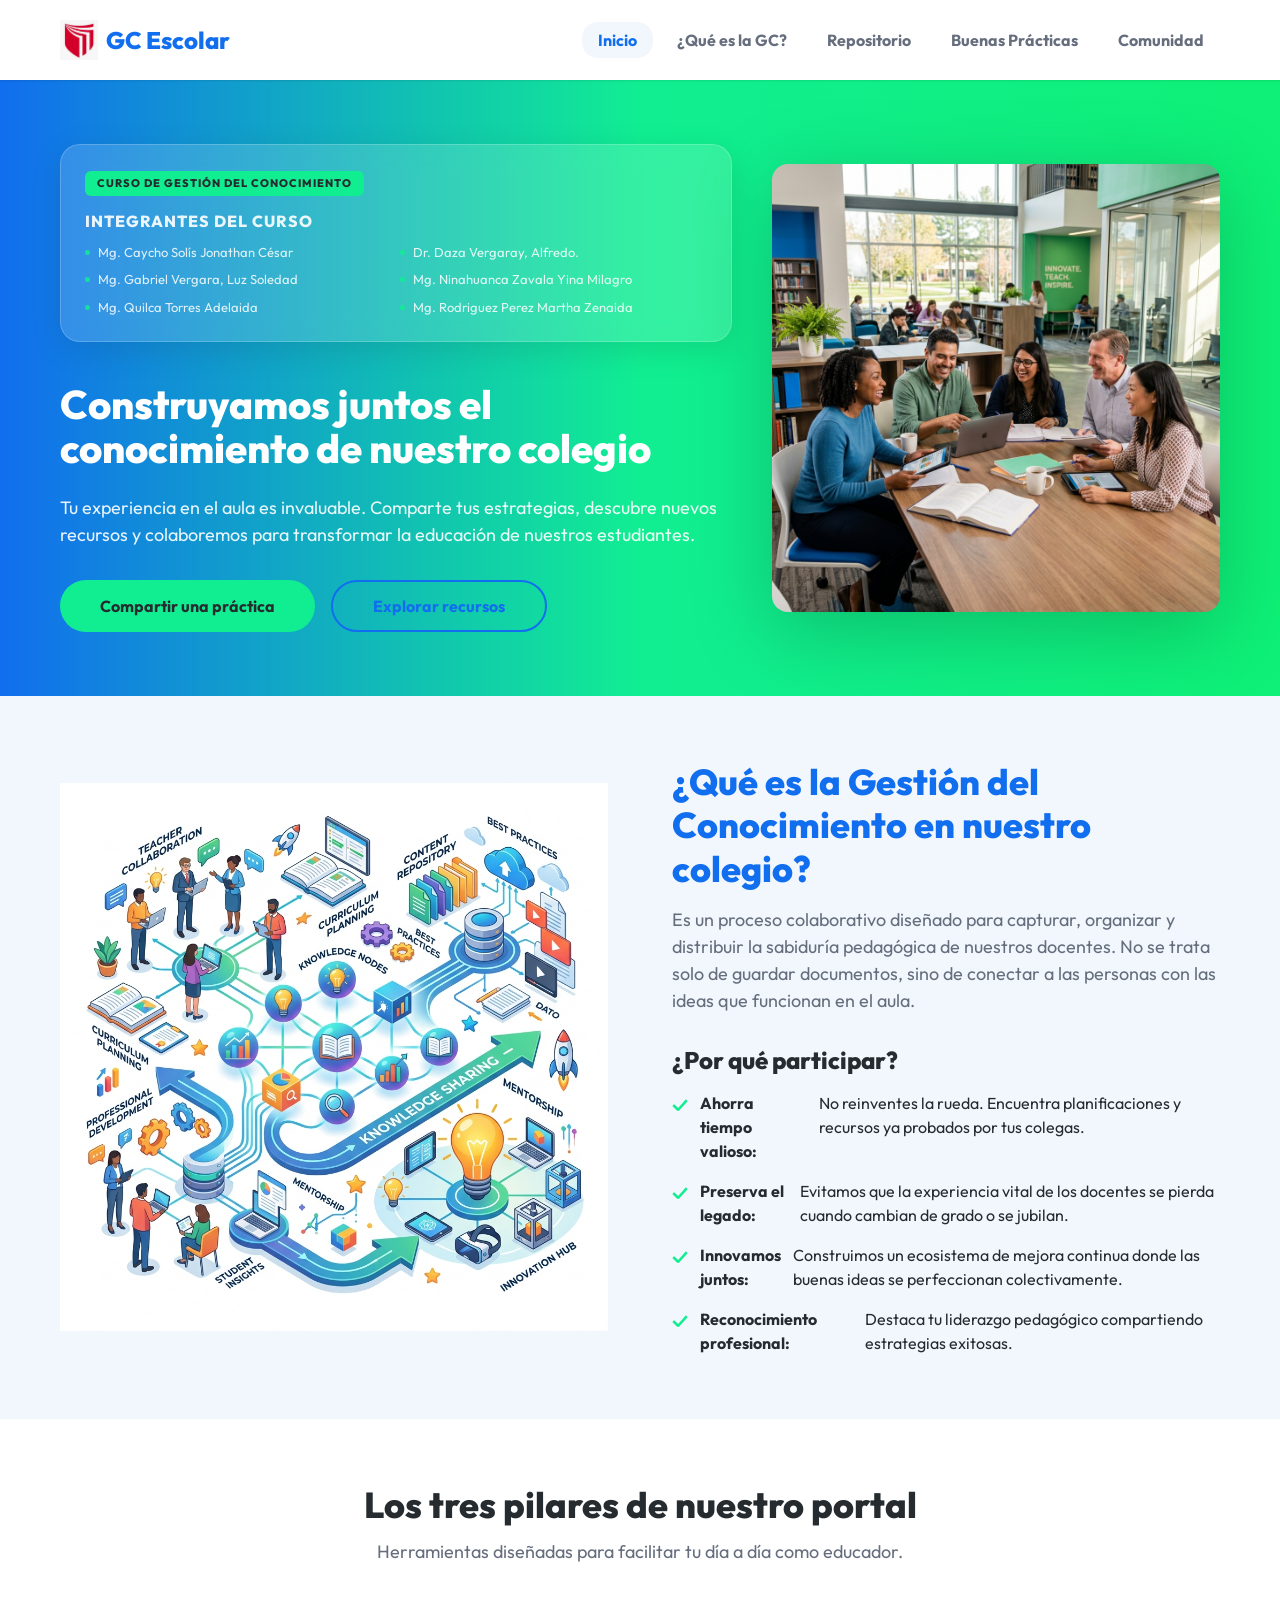
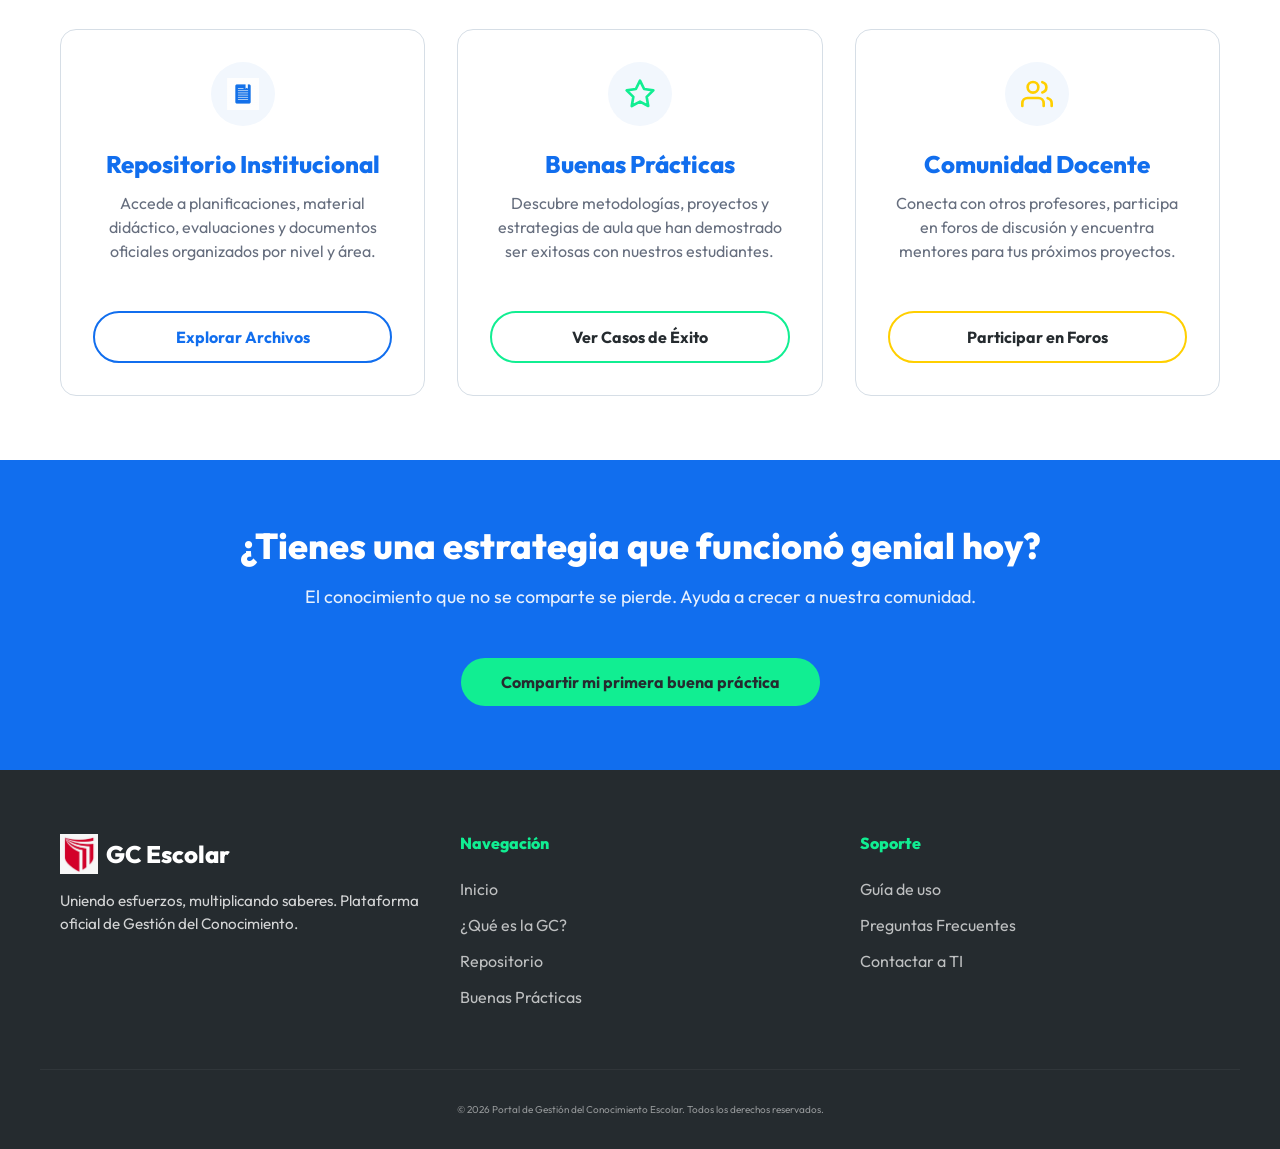
<file: index.html>
<!DOCTYPE html>
<html lang="es">

<head>
  <meta charset="UTF-8">
  <meta name="viewport" content="width=device-width, initial-scale=1.0">
  <title>Portal de Gestión del Conocimiento Escolar</title>
  <meta name="description"
    content="Plataforma institucional para compartir, preservar e innovar el conocimiento docente.">
  <link rel="stylesheet" href="css/style.css">
</head>

<body>

  <!-- Header -->
  <header class="header">
    <div class="container nav">
      <div class="logo">
        <img src="img/logo-colegio.png" alt="Logo Colegio"
          onerror="this.src='[data-uri]'">
        <span>GC Escolar</span>
      </div>
      <nav>
        <ul class="nav-links">
          <li><a href="index.html" class="nav-item active">Inicio</a></li>
          <li><a href="que-es-gc.html" class="nav-item">¿Qué es la GC?</a></li>
          <li><a href="repositorio.html" class="nav-item">Repositorio</a></li>
          <li><a href="practicas.html" class="nav-item">Buenas Prácticas</a></li>
          <li><a href="comunidad.html" class="nav-item">Comunidad</a></li>
        </ul>
      </nav>
    </div>
  </header>

  <!-- Hero Section -->
  <section class="hero">
    <div class="container hero-content">
      <div class="hero-text">
        <div class="course-card">
          <span class="course-label">Curso de Gestión del Conocimiento</span>
          <h2 class="course-title">Integrantes del curso</h2>
          <ul class="course-list">
            <li>Mg. Caycho Solís Jonathan César</li>
            <li>Dr. Daza Vergaray, Alfredo.</li>
            <li>Mg. Gabriel Vergara, Luz Soledad</li>
            <li>Mg. Ninahuanca Zavala Yina Milagro</li>
            <li>Mg. Quilca Torres Adelaida</li>
            <li>Mg. Rodriguez Perez Martha Zenaida</li>
          </ul>
        </div>

        <h1>Construyamos juntos el conocimiento de nuestro colegio</h1>
        <p>Tu experiencia en el aula es invaluable. Comparte tus estrategias, descubre nuevos recursos y colaboremos
          para transformar la educación de nuestros estudiantes.</p>
        <div class="hero-actions">
          <a href="practicas.html" class="btn btn-primary">Compartir una práctica</a>
          <a href="repositorio.html" class="btn btn-outline">Explorar recursos</a>
        </div>
      </div>
      <div class="hero-image">
        <img src="img/hero-banner.png" alt="Docentes colaborando"
          onerror="this.src='[data-uri]'">
      </div>
    </div>
  </section>

  <!-- Sección Informativa (NUEVO) -->
  <section class="section-padding info-section">
    <div class="container info-grid">
      <div class="info-image">
        <img src="img/info-grafico.png" alt="Infografía de Gestión del Conocimiento"
          onerror="this.src='[data-uri]'">
      </div>
      <div class="info-content">
        <h2>¿Qué es la Gestión del Conocimiento en nuestro colegio?</h2>
        <p>Es un proceso colaborativo diseñado para capturar, organizar y distribuir la sabiduría pedagógica de nuestros
          docentes. No se trata solo de guardar documentos, sino de conectar a las personas con las ideas que funcionan
          en el aula.</p>

        <h3 style="margin: 24px 0 16px; font-size: 1.5rem;">¿Por qué participar?</h3>
        <ul class="benefits-list">
          <li><strong>Ahorra tiempo valioso:</strong> No reinventes la rueda. Encuentra planificaciones y recursos ya
            probados por tus colegas.</li>
          <li><strong>Preserva el legado:</strong> Evitamos que la experiencia vital de los docentes se pierda cuando
            cambian de grado o se jubilan.</li>
          <li><strong>Innovamos juntos:</strong> Construimos un ecosistema de mejora continua donde las buenas ideas se
            perfeccionan colectivamente.</li>
          <li><strong>Reconocimiento profesional:</strong> Destaca tu liderazgo pedagógico compartiendo estrategias
            exitosas.</li>
        </ul>
      </div>
    </div>
  </section>

  <!-- Pilares (Cards) -->
  <section class="section-padding">
    <div class="container">
      <div class="pilares-header">
        <h2>Los tres pilares de nuestro portal</h2>
        <p>Herramientas diseñadas para facilitar tu día a día como educador.</p>
      </div>

      <div class="pilares-grid">
        <!-- Tarjeta 1: Repositorio -->
        <a href="repositorio.html" class="card">
          <div class="card-icon">
            <img src="img/icon-document.png" alt="Icono Documento"
              onerror="this.src='[data-uri]'">
          </div>
          <h3>Repositorio Institucional</h3>
          <p>Accede a planificaciones, material didáctico, evaluaciones y documentos oficiales organizados por nivel y
            área.</p>
          <span class="btn btn-outline"
            style="border-color: var(--color-ocean-blue); color: var(--color-ocean-blue); margin-top: 16px;">Explorar
            Archivos</span>
        </a>

        <!-- Tarjeta 2: Buenas Prácticas -->
        <a href="practicas.html" class="card">
          <div class="card-icon">
            <svg xmlns="http://www.w3.org/2000/svg" width="32" height="32" viewBox="0 0 24 24" fill="none"
              stroke="#11ee92" stroke-width="2" stroke-linecap="round" stroke-linejoin="round">
              <polygon
                points="12 2 15.09 8.26 22 9.27 17 14.14 18.18 21.02 12 17.77 5.82 21.02 7 14.14 2 9.27 8.91 8.26 12 2">
              </polygon>
            </svg>
          </div>
          <h3>Buenas Prácticas</h3>
          <p>Descubre metodologías, proyectos y estrategias de aula que han demostrado ser exitosas con nuestros
            estudiantes.</p>
          <span class="btn btn-outline"
            style="border-color: var(--color-spring-green); color: var(--color-text-anthracite); margin-top: 16px;">Ver
            Casos de Éxito</span>
        </a>

        <!-- Tarjeta 3: Comunidad -->
        <a href="comunidad.html" class="card">
          <div class="card-icon">
            <svg xmlns="http://www.w3.org/2000/svg" width="32" height="32" viewBox="0 0 24 24" fill="none"
              stroke="#ffcf00" stroke-width="2" stroke-linecap="round" stroke-linejoin="round">
              <path d="M17 21v-2a4 4 0 0 0-4-4H5a4 4 0 0 0-4 4v2"></path>
              <circle cx="9" cy="7" r="4"></circle>
              <path d="M23 21v-2a4 4 0 0 0-3-3.87"></path>
              <path d="M16 3.13a4 4 0 0 1 0 7.75"></path>
            </svg>
          </div>
          <h3>Comunidad Docente</h3>
          <p>Conecta con otros profesores, participa en foros de discusión y encuentra mentores para tus próximos
            proyectos.</p>
          <span class="btn btn-outline"
            style="border-color: var(--color-mellow-yellow); color: var(--color-text-anthracite); margin-top: 16px;">Participar
            en Foros</span>
        </a>
      </div>
    </div>
  </section>

  <!-- Call to Action (Franja final) -->
  <section class="cta-strip">
    <div class="container">
      <h2>¿Tienes una estrategia que funcionó genial hoy?</h2>
      <p>El conocimiento que no se comparte se pierde. Ayuda a crecer a nuestra comunidad.</p>
      <a href="practicas.html" class="btn btn-primary" style="margin-top: 16px;">Compartir mi primera buena práctica</a>
    </div>
  </section>

  <!-- Footer -->
  <footer class="footer">
    <div class="container footer-content">
      <div class="footer-col">
        <div class="logo" style="color: white; margin-bottom: 16px;">
          <img src="img/logo-colegio.png" alt="Logo" onerror="this.style.display='none'">
          <span style="color: white;">GC Escolar</span>
        </div>
        <p style="opacity: 0.8; font-size: 0.95rem;">Uniendo esfuerzos, multiplicando saberes. Plataforma oficial de
          Gestión del Conocimiento.</p>
      </div>
      <div class="footer-col">
        <h4>Navegación</h4>
        <ul>
          <li><a href="index.html">Inicio</a></li>
          <li><a href="que-es-gc.html">¿Qué es la GC?</a></li>
          <li><a href="repositorio.html">Repositorio</a></li>
          <li><a href="practicas.html">Buenas Prácticas</a></li>
        </ul>
      </div>
      <div class="footer-col">
        <h4>Soporte</h4>
        <ul>
          <li><a href="#">Guía de uso</a></li>
          <li><a href="#">Preguntas Frecuentes</a></li>
          <li><a href="#">Contactar a TI</a></li>
        </ul>
      </div>
    </div>
    <div class="container footer-bottom">
      <p>&copy; 2026 Portal de Gestión del Conocimiento Escolar. Todos los derechos reservados.</p>
    </div>
  </footer>

</body>

</html>
</file>
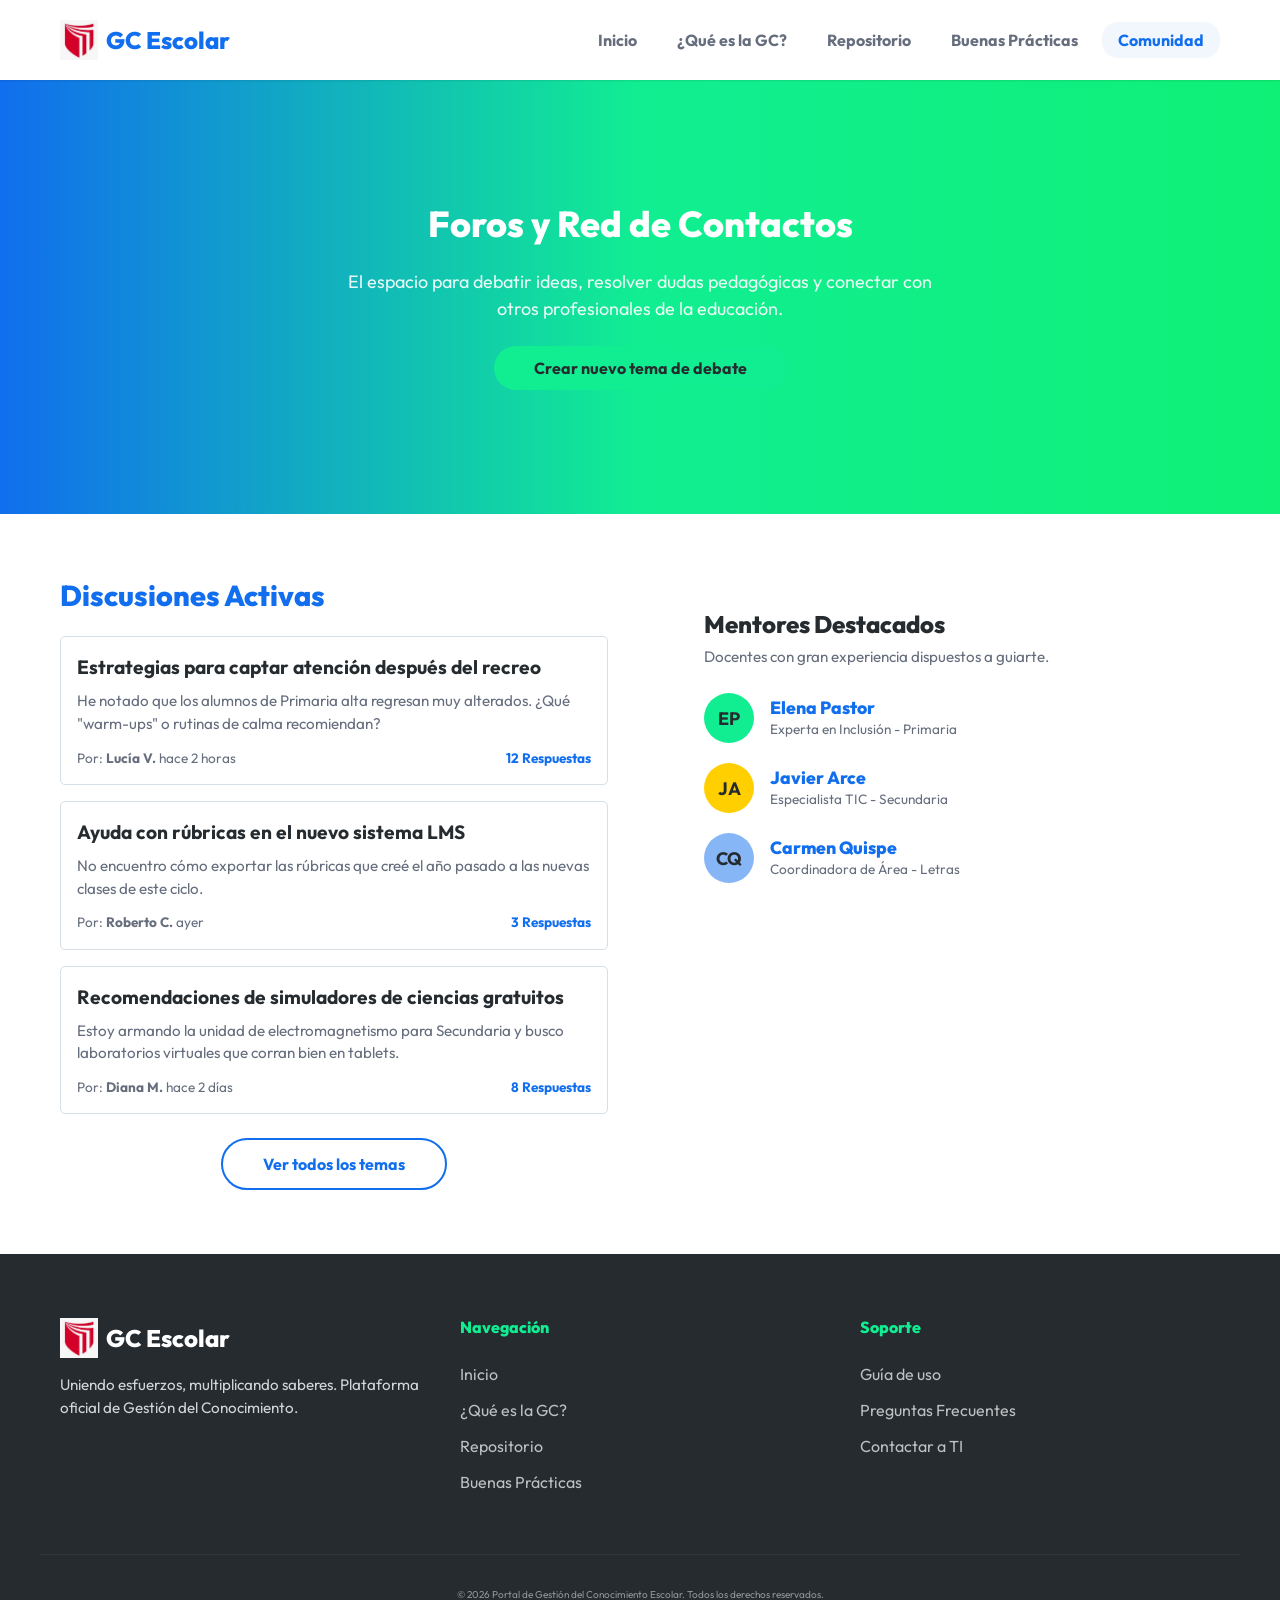
<file: comunidad.html>
<!DOCTYPE html>
<html lang="es">
<head>
  <meta charset="UTF-8">
  <meta name="viewport" content="width=device-width, initial-scale=1.0">
  <title>Comunidad - Portal de Gestión del Conocimiento Escolar</title>
  <link rel="stylesheet" href="css/style.css">
</head>
<body>

  <!-- Header -->
  <header class="header">
    <div class="container nav">
      <div class="logo">
        <img src="img/logo-colegio.png" alt="Logo Colegio" onerror="this.src='[data-uri]'">
        <span>GC Escolar</span>
      </div>
      <nav>
        <ul class="nav-links">
          <li><a href="index.html" class="nav-item">Inicio</a></li>
          <li><a href="que-es-gc.html" class="nav-item">¿Qué es la GC?</a></li>
          <li><a href="repositorio.html" class="nav-item">Repositorio</a></li>
          <li><a href="practicas.html" class="nav-item">Buenas Prácticas</a></li>
          <li><a href="comunidad.html" class="nav-item active">Comunidad</a></li>
        </ul>
      </nav>
    </div>
  </header>

  <!-- Hero Section -->
  <section class="hero" style="min-height: 300px; padding: 60px 0;">
    <div class="container hero-content" style="grid-template-columns: 1fr; text-align: center;">
      <div class="hero-text">
        <h1 style="font-size: var(--text-heading-lg);">Foros y Red de Contactos</h1>
        <p style="max-width: 600px; margin: 0 auto;">El espacio para debatir ideas, resolver dudas pedagógicas y conectar con otros profesionales de la educación.</p>
        <div style="margin-top: var(--spacing-24);">
          <button class="btn btn-primary">Crear nuevo tema de debate</button>
        </div>
      </div>
    </div>
  </section>

  <!-- Contenido -->
  <section class="section-padding">
    <div class="container info-grid" style="align-items: start;">
      
      <!-- Foros Recientes -->
      <div>
        <h2 style="color: var(--color-ocean-blue); margin-bottom: var(--spacing-24); font-size: 1.8rem;">Discusiones Activas</h2>
        
        <div style="display: flex; flex-direction: column; gap: 16px;">
          <!-- Hilo 1 -->
          <div style="padding: 16px; border: 1px solid var(--color-border-fog); border-radius: var(--radius-inputs); transition: box-shadow 0.2s;">
            <a href="#" style="font-size: 1.2rem; font-weight: 700; color: var(--color-text-anthracite); margin-bottom: 8px; display: inline-block;">Estrategias para captar atención después del recreo</a>
            <p style="font-size: 0.95rem; color: var(--color-slate-blue); margin-bottom: 12px;">He notado que los alumnos de Primaria alta regresan muy alterados. ¿Qué "warm-ups" o rutinas de calma recomiendan?</p>
            <div style="display: flex; justify-content: space-between; font-size: 0.85rem; color: var(--color-slate-blue);">
              <span>Por: <strong>Lucía V.</strong> hace 2 horas</span>
              <span style="color: var(--color-ocean-blue); font-weight: bold;">12 Respuestas</span>
            </div>
          </div>

          <!-- Hilo 2 -->
          <div style="padding: 16px; border: 1px solid var(--color-border-fog); border-radius: var(--radius-inputs); transition: box-shadow 0.2s;">
            <a href="#" style="font-size: 1.2rem; font-weight: 700; color: var(--color-text-anthracite); margin-bottom: 8px; display: inline-block;">Ayuda con rúbricas en el nuevo sistema LMS</a>
            <p style="font-size: 0.95rem; color: var(--color-slate-blue); margin-bottom: 12px;">No encuentro cómo exportar las rúbricas que creé el año pasado a las nuevas clases de este ciclo.</p>
            <div style="display: flex; justify-content: space-between; font-size: 0.85rem; color: var(--color-slate-blue);">
              <span>Por: <strong>Roberto C.</strong> ayer</span>
              <span style="color: var(--color-ocean-blue); font-weight: bold;">3 Respuestas</span>
            </div>
          </div>

          <!-- Hilo 3 -->
          <div style="padding: 16px; border: 1px solid var(--color-border-fog); border-radius: var(--radius-inputs); transition: box-shadow 0.2s;">
            <a href="#" style="font-size: 1.2rem; font-weight: 700; color: var(--color-text-anthracite); margin-bottom: 8px; display: inline-block;">Recomendaciones de simuladores de ciencias gratuitos</a>
            <p style="font-size: 0.95rem; color: var(--color-slate-blue); margin-bottom: 12px;">Estoy armando la unidad de electromagnetismo para Secundaria y busco laboratorios virtuales que corran bien en tablets.</p>
            <div style="display: flex; justify-content: space-between; font-size: 0.85rem; color: var(--color-slate-blue);">
              <span>Por: <strong>Diana M.</strong> hace 2 días</span>
              <span style="color: var(--color-ocean-blue); font-weight: bold;">8 Respuestas</span>
            </div>
          </div>
        </div>
        <div style="text-align: center; margin-top: 24px;">
          <a href="#" class="btn btn-outline" style="border-color: var(--color-ocean-blue); color: var(--color-ocean-blue);">Ver todos los temas</a>
        </div>
      </div>

      <!-- Mentores (Sidebar) -->
      <div style="background-color: var(--color-bg-light); padding: var(--spacing-32); border-radius: var(--radius-card);">
        <h3 style="font-size: 1.5rem; margin-bottom: var(--spacing-8); color: var(--color-text-anthracite);">Mentores Destacados</h3>
        <p style="font-size: 0.95rem; color: var(--color-slate-blue); margin-bottom: var(--spacing-24);">Docentes con gran experiencia dispuestos a guiarte.</p>
        
        <div style="display: flex; flex-direction: column; gap: 20px;">
          <!-- Mentor 1 -->
          <div style="display: flex; align-items: center; gap: 16px;">
            <div style="width: 50px; height: 50px; background-color: var(--color-spring-green); color: var(--color-text-anthracite); border-radius: 50%; display: flex; align-items: center; justify-content: center; font-size: 18px; font-weight: bold;">EP</div>
            <div>
              <h4 style="font-size: 1.1rem; color: var(--color-ocean-blue);">Elena Pastor</h4>
              <p style="font-size: 0.85rem; color: var(--color-slate-blue);">Experta en Inclusión - Primaria</p>
            </div>
          </div>
          <!-- Mentor 2 -->
          <div style="display: flex; align-items: center; gap: 16px;">
            <div style="width: 50px; height: 50px; background-color: var(--color-mellow-yellow); color: var(--color-text-anthracite); border-radius: 50%; display: flex; align-items: center; justify-content: center; font-size: 18px; font-weight: bold;">JA</div>
            <div>
              <h4 style="font-size: 1.1rem; color: var(--color-ocean-blue);">Javier Arce</h4>
              <p style="font-size: 0.85rem; color: var(--color-slate-blue);">Especialista TIC - Secundaria</p>
            </div>
          </div>
          <!-- Mentor 3 -->
          <div style="display: flex; align-items: center; gap: 16px;">
            <div style="width: 50px; height: 50px; background-color: var(--color-sky-tint); color: var(--color-text-anthracite); border-radius: 50%; display: flex; align-items: center; justify-content: center; font-size: 18px; font-weight: bold;">CQ</div>
            <div>
              <h4 style="font-size: 1.1rem; color: var(--color-ocean-blue);">Carmen Quispe</h4>
              <p style="font-size: 0.85rem; color: var(--color-slate-blue);">Coordinadora de Área - Letras</p>
            </div>
          </div>
        </div>
      </div>

    </div>
  </section>

  <!-- Footer -->
  <footer class="footer">
    <div class="container footer-content">
      <div class="footer-col">
        <div class="logo" style="color: white; margin-bottom: 16px;">
          <img src="img/logo-colegio.png" alt="Logo" onerror="this.style.display='none'">
          <span style="color: white;">GC Escolar</span>
        </div>
        <p style="opacity: 0.8; font-size: 0.95rem;">Uniendo esfuerzos, multiplicando saberes. Plataforma oficial de Gestión del Conocimiento.</p>
      </div>
      <div class="footer-col">
        <h4>Navegación</h4>
        <ul>
          <li><a href="index.html">Inicio</a></li>
          <li><a href="que-es-gc.html">¿Qué es la GC?</a></li>
          <li><a href="repositorio.html">Repositorio</a></li>
          <li><a href="practicas.html">Buenas Prácticas</a></li>
        </ul>
      </div>
      <div class="footer-col">
        <h4>Soporte</h4>
        <ul>
          <li><a href="#">Guía de uso</a></li>
          <li><a href="#">Preguntas Frecuentes</a></li>
          <li><a href="#">Contactar a TI</a></li>
        </ul>
      </div>
    </div>
    <div class="container footer-bottom">
      <p>&copy; 2026 Portal de Gestión del Conocimiento Escolar. Todos los derechos reservados.</p>
    </div>
  </footer>

</body>
</html>
</file>
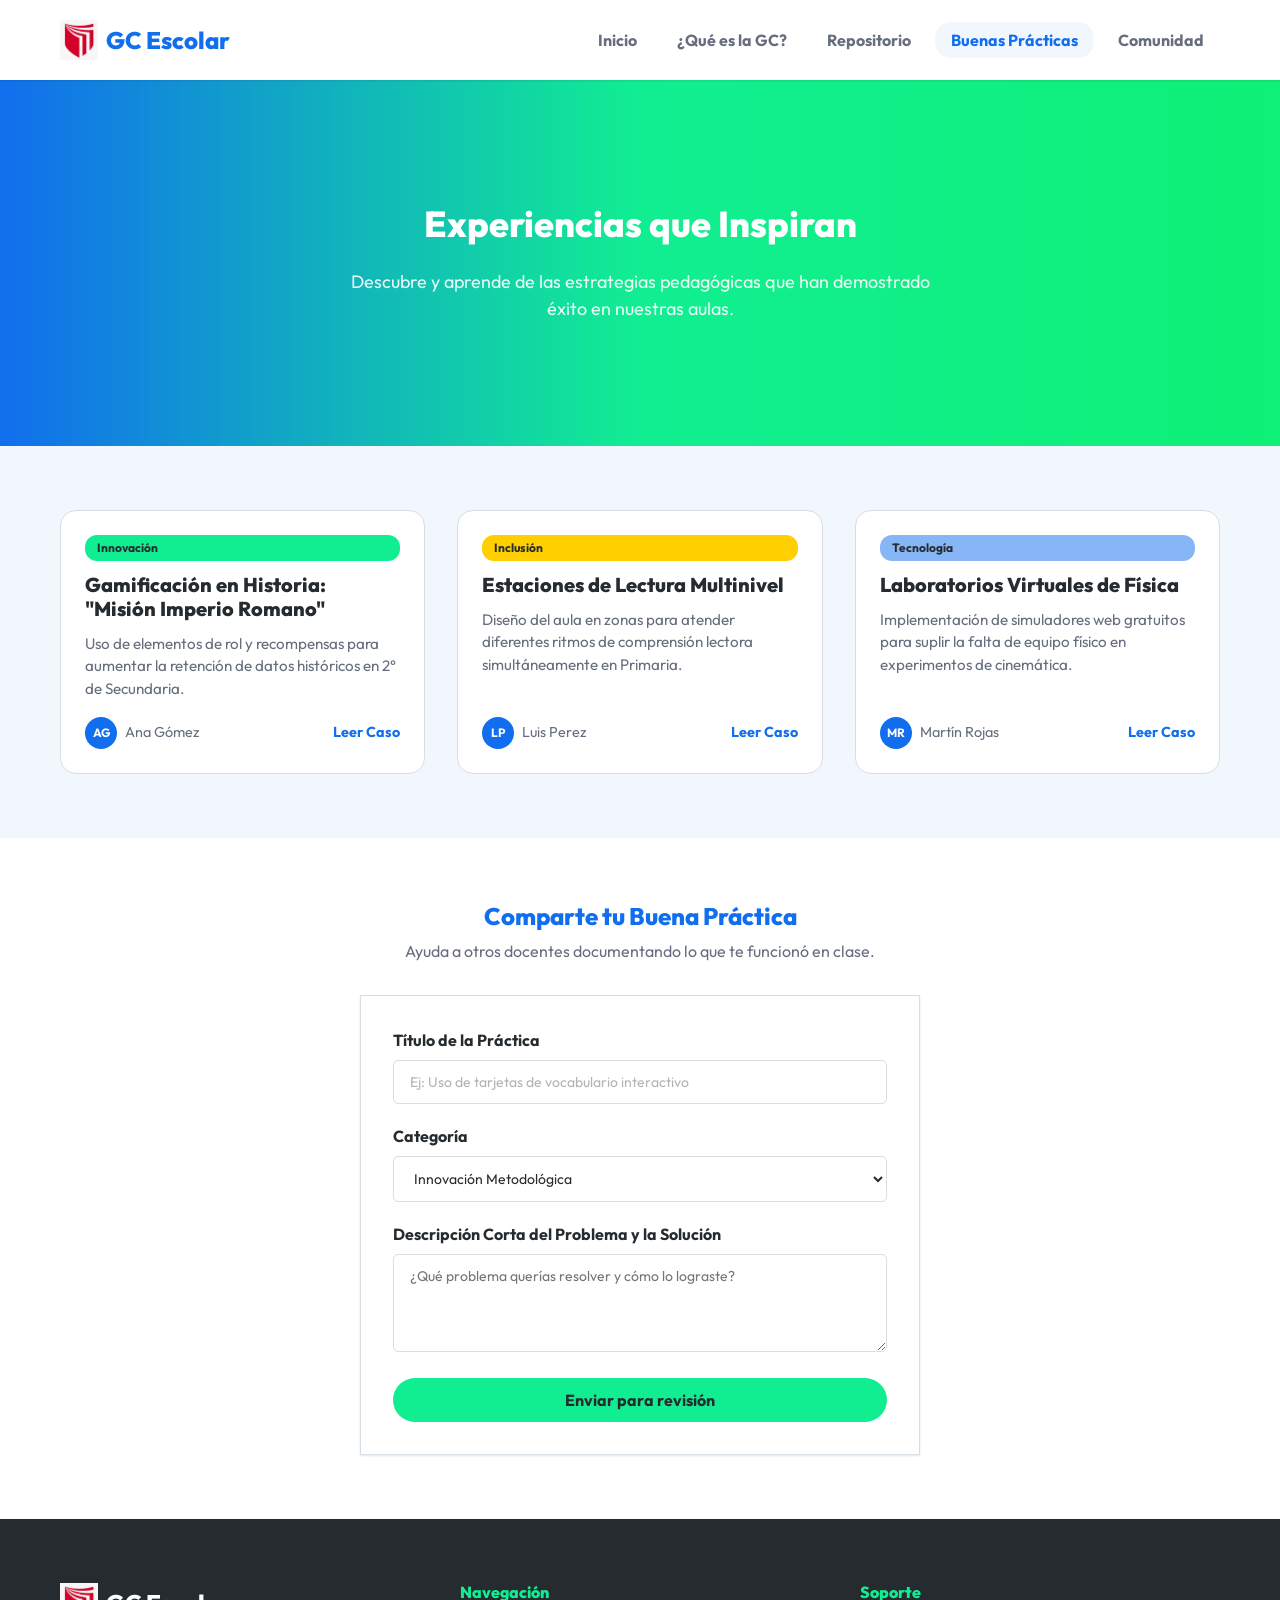
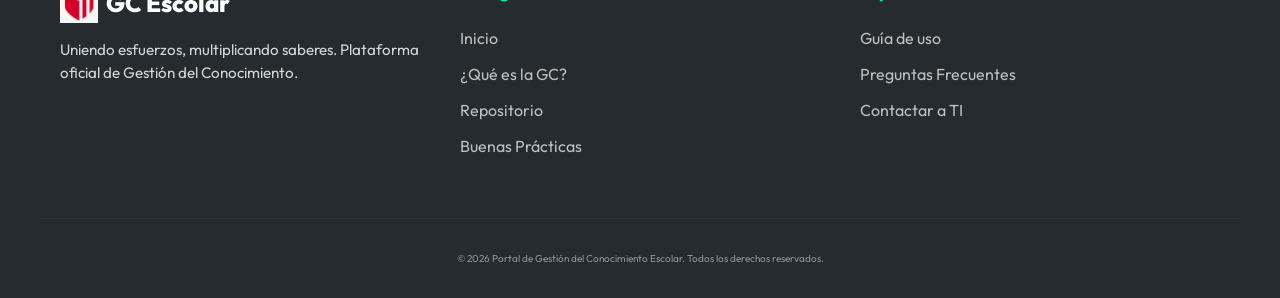
<file: practicas.html>
<!DOCTYPE html>
<html lang="es">
<head>
  <meta charset="UTF-8">
  <meta name="viewport" content="width=device-width, initial-scale=1.0">
  <title>Buenas Prácticas - Portal de Gestión del Conocimiento Escolar</title>
  <link rel="stylesheet" href="css/style.css">
</head>
<body>

  <!-- Header -->
  <header class="header">
    <div class="container nav">
      <div class="logo">
        <img src="img/logo-colegio.png" alt="Logo Colegio" onerror="this.src='[data-uri]'">
        <span>GC Escolar</span>
      </div>
      <nav>
        <ul class="nav-links">
          <li><a href="index.html" class="nav-item">Inicio</a></li>
          <li><a href="que-es-gc.html" class="nav-item">¿Qué es la GC?</a></li>
          <li><a href="repositorio.html" class="nav-item">Repositorio</a></li>
          <li><a href="practicas.html" class="nav-item active">Buenas Prácticas</a></li>
          <li><a href="comunidad.html" class="nav-item">Comunidad</a></li>
        </ul>
      </nav>
    </div>
  </header>

  <!-- Hero Section -->
  <section class="hero" style="min-height: 300px; padding: 60px 0;">
    <div class="container hero-content" style="grid-template-columns: 1fr; text-align: center;">
      <div class="hero-text">
        <h1 style="font-size: var(--text-heading-lg);">Experiencias que Inspiran</h1>
        <p style="max-width: 600px; margin: 0 auto;">Descubre y aprende de las estrategias pedagógicas que han demostrado éxito en nuestras aulas.</p>
      </div>
    </div>
  </section>

  <!-- Grid de Prácticas -->
  <section class="section-padding bg-cloud">
    <div class="container">
      <div class="pilares-grid">
        
        <!-- Práctica 1 -->
        <div class="card" style="text-align: left; padding: var(--spacing-24);">
          <span style="background-color: var(--color-spring-green); color: var(--color-text-anthracite); padding: 4px 12px; border-radius: 12px; font-size: 12px; font-weight: bold; display: inline-block; margin-bottom: 12px;">Innovación</span>
          <h3 style="color: var(--color-text-anthracite); font-size: 1.25rem;">Gamificación en Historia: "Misión Imperio Romano"</h3>
          <p style="font-size: 0.95rem; margin-bottom: 16px;">Uso de elementos de rol y recompensas para aumentar la retención de datos históricos en 2° de Secundaria.</p>
          <div style="display: flex; align-items: center; justify-content: space-between; margin-top: auto;">
            <div style="display: flex; align-items: center; gap: 8px;">
              <div style="width: 32px; height: 32px; background-color: var(--color-ocean-blue); color: white; border-radius: 50%; display: flex; align-items: center; justify-content: center; font-size: 12px; font-weight: bold;">AG</div>
              <span style="font-size: 0.9rem; color: var(--color-slate-blue);">Ana Gómez</span>
            </div>
            <a href="#" style="color: var(--color-ocean-blue); font-weight: bold; font-size: 0.9rem;">Leer Caso</a>
          </div>
        </div>

        <!-- Práctica 2 -->
        <div class="card" style="text-align: left; padding: var(--spacing-24);">
          <span style="background-color: var(--color-mellow-yellow); color: var(--color-text-anthracite); padding: 4px 12px; border-radius: 12px; font-size: 12px; font-weight: bold; display: inline-block; margin-bottom: 12px;">Inclusión</span>
          <h3 style="color: var(--color-text-anthracite); font-size: 1.25rem;">Estaciones de Lectura Multinivel</h3>
          <p style="font-size: 0.95rem; margin-bottom: 16px;">Diseño del aula en zonas para atender diferentes ritmos de comprensión lectora simultáneamente en Primaria.</p>
          <div style="display: flex; align-items: center; justify-content: space-between; margin-top: auto;">
            <div style="display: flex; align-items: center; gap: 8px;">
              <div style="width: 32px; height: 32px; background-color: var(--color-ocean-blue); color: white; border-radius: 50%; display: flex; align-items: center; justify-content: center; font-size: 12px; font-weight: bold;">LP</div>
              <span style="font-size: 0.9rem; color: var(--color-slate-blue);">Luis Perez</span>
            </div>
            <a href="#" style="color: var(--color-ocean-blue); font-weight: bold; font-size: 0.9rem;">Leer Caso</a>
          </div>
        </div>

        <!-- Práctica 3 -->
        <div class="card" style="text-align: left; padding: var(--spacing-24);">
          <span style="background-color: var(--color-sky-tint); color: var(--color-text-anthracite); padding: 4px 12px; border-radius: 12px; font-size: 12px; font-weight: bold; display: inline-block; margin-bottom: 12px;">Tecnología</span>
          <h3 style="color: var(--color-text-anthracite); font-size: 1.25rem;">Laboratorios Virtuales de Física</h3>
          <p style="font-size: 0.95rem; margin-bottom: 16px;">Implementación de simuladores web gratuitos para suplir la falta de equipo físico en experimentos de cinemática.</p>
          <div style="display: flex; align-items: center; justify-content: space-between; margin-top: auto;">
            <div style="display: flex; align-items: center; gap: 8px;">
              <div style="width: 32px; height: 32px; background-color: var(--color-ocean-blue); color: white; border-radius: 50%; display: flex; align-items: center; justify-content: center; font-size: 12px; font-weight: bold;">MR</div>
              <span style="font-size: 0.9rem; color: var(--color-slate-blue);">Martín Rojas</span>
            </div>
            <a href="#" style="color: var(--color-ocean-blue); font-weight: bold; font-size: 0.9rem;">Leer Caso</a>
          </div>
        </div>

      </div>
    </div>
  </section>

  <!-- Formulario Subir Práctica -->
  <section class="section-padding">
    <div class="container" style="max-width: 600px;">
      <h2 style="text-align: center; color: var(--color-ocean-blue); margin-bottom: var(--spacing-8);">Comparte tu Buena Práctica</h2>
      <p style="text-align: center; color: var(--color-slate-blue); margin-bottom: var(--spacing-32);">Ayuda a otros docentes documentando lo que te funcionó en clase.</p>
      
      <form style="background-color: var(--color-pure-white); padding: var(--spacing-32); border-radius: var(--radius-card); border: 1px solid var(--color-border-fog); box-shadow: var(--shadow-subtle);">
        <div class="form-group">
          <label>Título de la Práctica</label>
          <input type="text" placeholder="Ej: Uso de tarjetas de vocabulario interactivo">
        </div>
        
        <div class="form-group">
          <label>Categoría</label>
          <select>
            <option>Innovación Metodológica</option>
            <option>Inclusión / Diversidad</option>
            <option>Uso de Tecnología (TIC)</option>
            <option>Gestión de Aula</option>
          </select>
        </div>

        <div class="form-group">
          <label>Descripción Corta del Problema y la Solución</label>
          <textarea rows="4" placeholder="¿Qué problema querías resolver y cómo lo lograste?"></textarea>
        </div>

        <button type="button" class="btn btn-primary" style="width: 100%;">Enviar para revisión</button>
      </form>
    </div>
  </section>

  <!-- Footer -->
  <footer class="footer">
    <div class="container footer-content">
      <div class="footer-col">
        <div class="logo" style="color: white; margin-bottom: 16px;">
          <img src="img/logo-colegio.png" alt="Logo" onerror="this.style.display='none'">
          <span style="color: white;">GC Escolar</span>
        </div>
        <p style="opacity: 0.8; font-size: 0.95rem;">Uniendo esfuerzos, multiplicando saberes. Plataforma oficial de Gestión del Conocimiento.</p>
      </div>
      <div class="footer-col">
        <h4>Navegación</h4>
        <ul>
          <li><a href="index.html">Inicio</a></li>
          <li><a href="que-es-gc.html">¿Qué es la GC?</a></li>
          <li><a href="repositorio.html">Repositorio</a></li>
          <li><a href="practicas.html">Buenas Prácticas</a></li>
        </ul>
      </div>
      <div class="footer-col">
        <h4>Soporte</h4>
        <ul>
          <li><a href="#">Guía de uso</a></li>
          <li><a href="#">Preguntas Frecuentes</a></li>
          <li><a href="#">Contactar a TI</a></li>
        </ul>
      </div>
    </div>
    <div class="container footer-bottom">
      <p>&copy; 2026 Portal de Gestión del Conocimiento Escolar. Todos los derechos reservados.</p>
    </div>
  </footer>

</body>
</html>
</file>
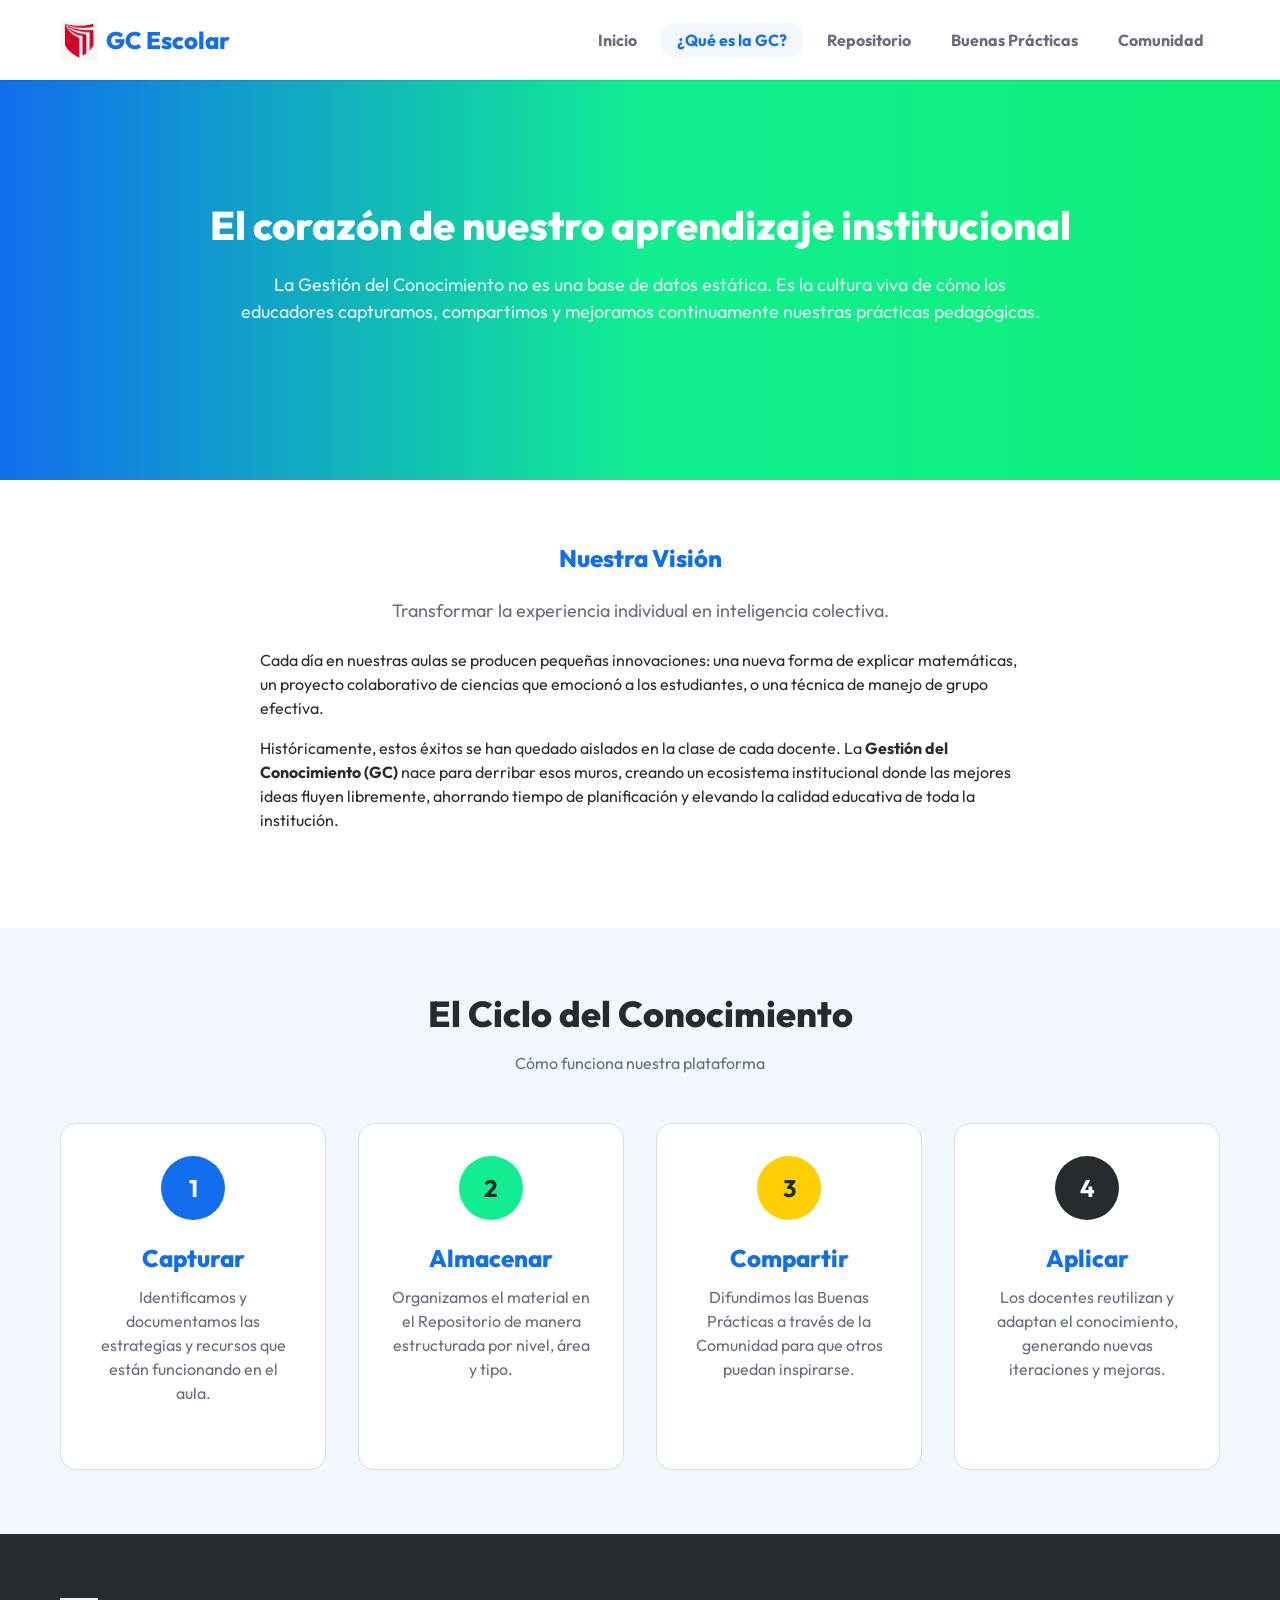
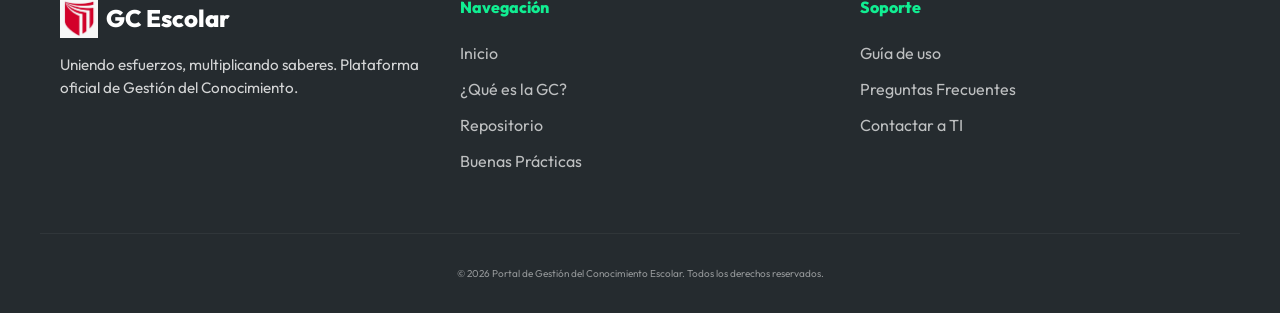
<file: que-es-gc.html>
<!DOCTYPE html>
<html lang="es">
<head>
  <meta charset="UTF-8">
  <meta name="viewport" content="width=device-width, initial-scale=1.0">
  <title>¿Qué es la GC? - Portal de Gestión del Conocimiento Escolar</title>
  <link rel="stylesheet" href="css/style.css">
</head>
<body>

  <!-- Header -->
  <header class="header">
    <div class="container nav">
      <div class="logo">
        <img src="img/logo-colegio.png" alt="Logo Colegio" onerror="this.src='[data-uri]'">
        <span>GC Escolar</span>
      </div>
      <nav>
        <ul class="nav-links">
          <li><a href="index.html" class="nav-item">Inicio</a></li>
          <li><a href="que-es-gc.html" class="nav-item active">¿Qué es la GC?</a></li>
          <li><a href="repositorio.html" class="nav-item">Repositorio</a></li>
          <li><a href="practicas.html" class="nav-item">Buenas Prácticas</a></li>
          <li><a href="comunidad.html" class="nav-item">Comunidad</a></li>
        </ul>
      </nav>
    </div>
  </header>

  <!-- Hero Section -->
  <section class="hero" style="min-height: 400px;">
    <div class="container hero-content" style="grid-template-columns: 1fr; text-align: center;">
      <div class="hero-text">
        <h1 style="font-size: var(--text-display);">El corazón de nuestro aprendizaje institucional</h1>
        <p style="max-width: 800px; margin: 0 auto var(--spacing-32);">La Gestión del Conocimiento no es una base de datos estática. Es la cultura viva de cómo los educadores capturamos, compartimos y mejoramos continuamente nuestras prácticas pedagógicas.</p>
      </div>
    </div>
  </section>

  <!-- Sección Teórica -->
  <section class="section-padding">
    <div class="container" style="max-width: 800px;">
      <h2 style="color: var(--color-ocean-blue); margin-bottom: var(--spacing-24); text-align: center;">Nuestra Visión</h2>
      <p style="font-size: var(--text-subheading); color: var(--color-slate-blue); margin-bottom: var(--spacing-24); text-align: center;">Transformar la experiencia individual en inteligencia colectiva.</p>
      
      <p style="margin-bottom: var(--spacing-16);">Cada día en nuestras aulas se producen pequeñas innovaciones: una nueva forma de explicar matemáticas, un proyecto colaborativo de ciencias que emocionó a los estudiantes, o una técnica de manejo de grupo efectiva.</p>
      
      <p style="margin-bottom: var(--spacing-32);">Históricamente, estos éxitos se han quedado aislados en la clase de cada docente. La <strong>Gestión del Conocimiento (GC)</strong> nace para derribar esos muros, creando un ecosistema institucional donde las mejores ideas fluyen libremente, ahorrando tiempo de planificación y elevando la calidad educativa de toda la institución.</p>
    </div>
  </section>

  <!-- Ciclo del Conocimiento -->
  <section class="section-padding bg-cloud">
    <div class="container">
      <div class="section-title">
        <h2>El Ciclo del Conocimiento</h2>
        <p>Cómo funciona nuestra plataforma</p>
      </div>
      
      <div class="pilares-grid" style="grid-template-columns: repeat(auto-fit, minmax(250px, 1fr));">
        <div class="card">
          <div class="card-icon" style="background-color: var(--color-ocean-blue); color: white; font-size: 24px; font-weight: bold;">1</div>
          <h3>Capturar</h3>
          <p>Identificamos y documentamos las estrategias y recursos que están funcionando en el aula.</p>
        </div>
        <div class="card">
          <div class="card-icon" style="background-color: var(--color-spring-green); color: var(--color-text-anthracite); font-size: 24px; font-weight: bold;">2</div>
          <h3>Almacenar</h3>
          <p>Organizamos el material en el Repositorio de manera estructurada por nivel, área y tipo.</p>
        </div>
        <div class="card">
          <div class="card-icon" style="background-color: var(--color-mellow-yellow); color: var(--color-text-anthracite); font-size: 24px; font-weight: bold;">3</div>
          <h3>Compartir</h3>
          <p>Difundimos las Buenas Prácticas a través de la Comunidad para que otros puedan inspirarse.</p>
        </div>
        <div class="card">
          <div class="card-icon" style="background-color: var(--color-text-anthracite); color: white; font-size: 24px; font-weight: bold;">4</div>
          <h3>Aplicar</h3>
          <p>Los docentes reutilizan y adaptan el conocimiento, generando nuevas iteraciones y mejoras.</p>
        </div>
      </div>
    </div>
  </section>

  <!-- Footer -->
  <footer class="footer">
    <div class="container footer-content">
      <div class="footer-col">
        <div class="logo" style="color: white; margin-bottom: 16px;">
          <img src="img/logo-colegio.png" alt="Logo" onerror="this.style.display='none'">
          <span style="color: white;">GC Escolar</span>
        </div>
        <p style="opacity: 0.8; font-size: 0.95rem;">Uniendo esfuerzos, multiplicando saberes. Plataforma oficial de Gestión del Conocimiento.</p>
      </div>
      <div class="footer-col">
        <h4>Navegación</h4>
        <ul>
          <li><a href="index.html">Inicio</a></li>
          <li><a href="que-es-gc.html">¿Qué es la GC?</a></li>
          <li><a href="repositorio.html">Repositorio</a></li>
          <li><a href="practicas.html">Buenas Prácticas</a></li>
        </ul>
      </div>
      <div class="footer-col">
        <h4>Soporte</h4>
        <ul>
          <li><a href="#">Guía de uso</a></li>
          <li><a href="#">Preguntas Frecuentes</a></li>
          <li><a href="#">Contactar a TI</a></li>
        </ul>
      </div>
    </div>
    <div class="container footer-bottom">
      <p>&copy; 2026 Portal de Gestión del Conocimiento Escolar. Todos los derechos reservados.</p>
    </div>
  </footer>

</body>
</html>
</file>
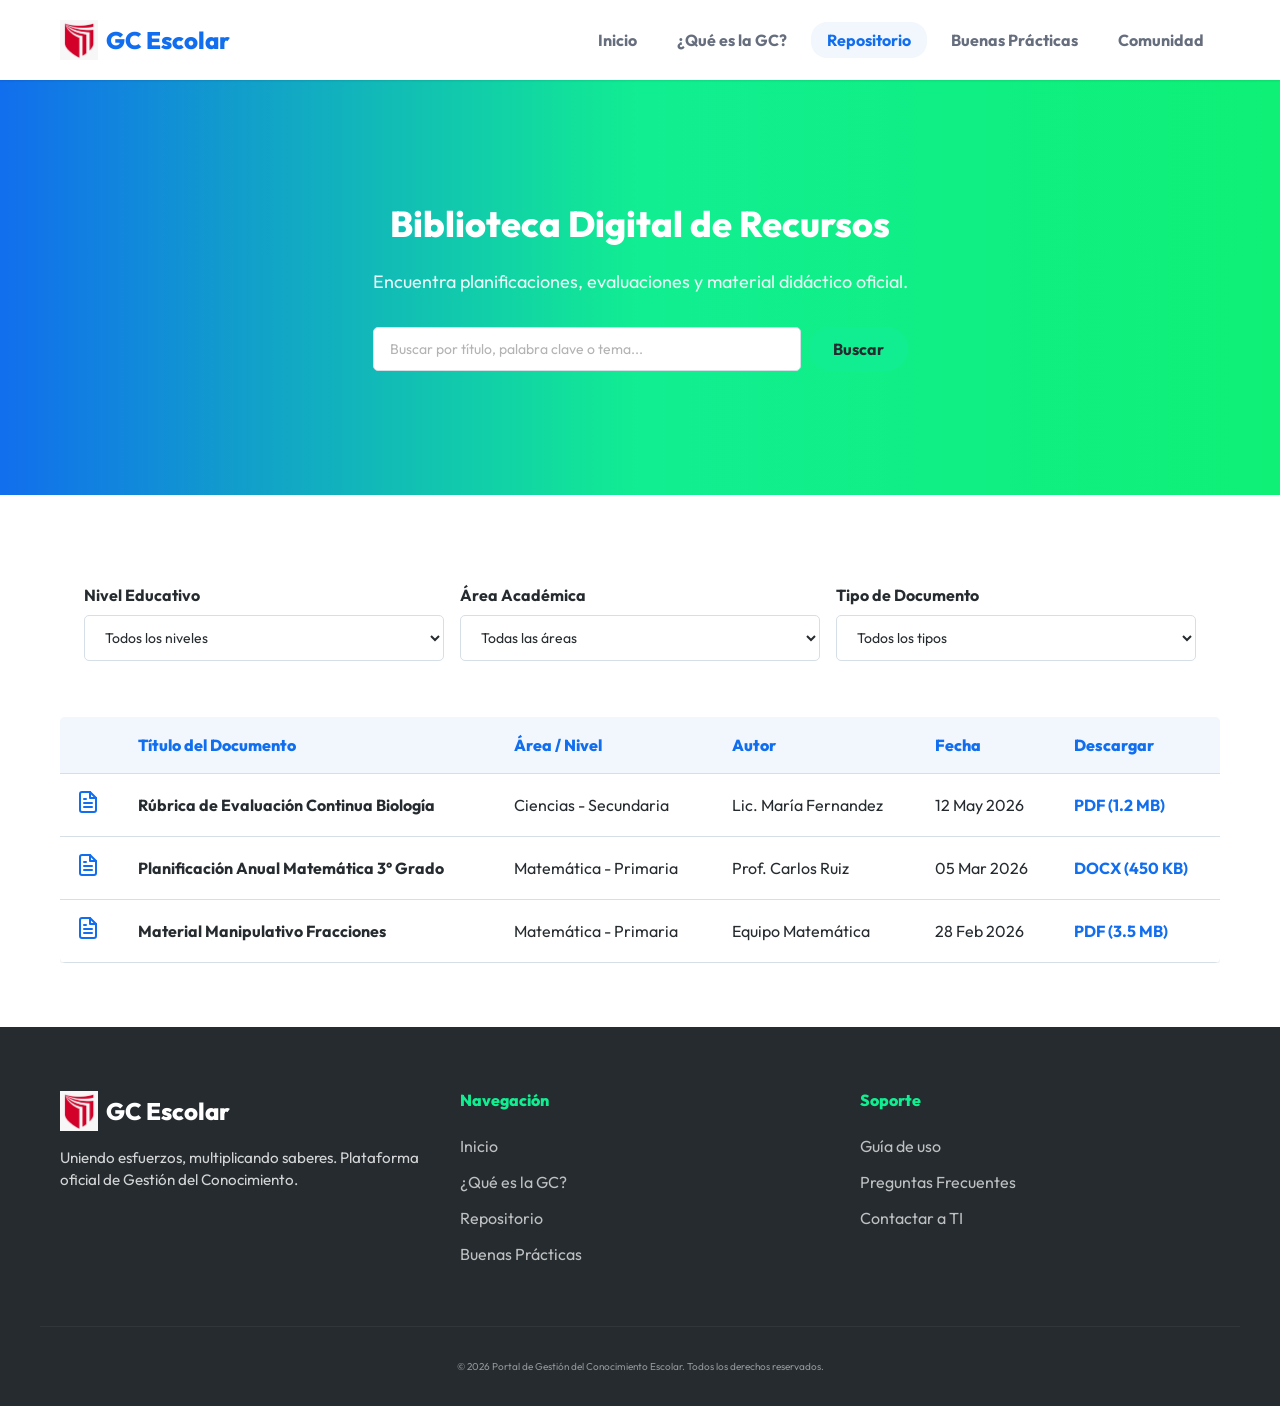
<file: repositorio.html>
<!DOCTYPE html>
<html lang="es">
<head>
  <meta charset="UTF-8">
  <meta name="viewport" content="width=device-width, initial-scale=1.0">
  <title>Repositorio - Portal de Gestión del Conocimiento Escolar</title>
  <link rel="stylesheet" href="css/style.css">
</head>
<body>

  <!-- Header -->
  <header class="header">
    <div class="container nav">
      <div class="logo">
        <img src="img/logo-colegio.png" alt="Logo Colegio" onerror="this.src='[data-uri]'">
        <span>GC Escolar</span>
      </div>
      <nav>
        <ul class="nav-links">
          <li><a href="index.html" class="nav-item">Inicio</a></li>
          <li><a href="que-es-gc.html" class="nav-item">¿Qué es la GC?</a></li>
          <li><a href="repositorio.html" class="nav-item active">Repositorio</a></li>
          <li><a href="practicas.html" class="nav-item">Buenas Prácticas</a></li>
          <li><a href="comunidad.html" class="nav-item">Comunidad</a></li>
        </ul>
      </nav>
    </div>
  </header>

  <!-- Hero Section -->
  <section class="hero" style="min-height: 300px; padding: 60px 0;">
    <div class="container hero-content" style="grid-template-columns: 1fr; text-align: center;">
      <div class="hero-text">
        <h1 style="font-size: var(--text-heading-lg);">Biblioteca Digital de Recursos</h1>
        <p style="max-width: 600px; margin: 0 auto;">Encuentra planificaciones, evaluaciones y material didáctico oficial.</p>
        
        <div style="max-width: 600px; margin: var(--spacing-32) auto 0; display: flex; gap: var(--spacing-8);">
          <input type="text" placeholder="Buscar por título, palabra clave o tema..." style="flex: 1;">
          <button class="btn btn-primary" style="padding: 12px 24px;">Buscar</button>
        </div>
      </div>
    </div>
  </section>

  <!-- Contenido Principal -->
  <section class="section-padding">
    <div class="container">
      
      <!-- Filtros -->
      <div style="background-color: var(--color-bg-light); padding: var(--spacing-24); border-radius: var(--radius-card); margin-bottom: var(--spacing-32); display: flex; gap: var(--spacing-16); flex-wrap: wrap;">
        <div class="form-group" style="flex: 1; min-width: 200px; margin-bottom: 0;">
          <label>Nivel Educativo</label>
          <select>
            <option>Todos los niveles</option>
            <option>Inicial</option>
            <option>Primaria</option>
            <option>Secundaria</option>
          </select>
        </div>
        <div class="form-group" style="flex: 1; min-width: 200px; margin-bottom: 0;">
          <label>Área Académica</label>
          <select>
            <option>Todas las áreas</option>
            <option>Matemática</option>
            <option>Comunicación</option>
            <option>Ciencias</option>
            <option>Humanidades</option>
          </select>
        </div>
        <div class="form-group" style="flex: 1; min-width: 200px; margin-bottom: 0;">
          <label>Tipo de Documento</label>
          <select>
            <option>Todos los tipos</option>
            <option>Planificación Anual</option>
            <option>Sesión de Aprendizaje</option>
            <option>Evaluación / Rúbrica</option>
          </select>
        </div>
      </div>

      <!-- Tabla de Resultados -->
      <div class="table-container">
        <table>
          <thead>
            <tr>
              <th></th>
              <th>Título del Documento</th>
              <th>Área / Nivel</th>
              <th>Autor</th>
              <th>Fecha</th>
              <th>Descargar</th>
            </tr>
          </thead>
          <tbody>
            <tr>
              <td>
                <svg class="table-icon" xmlns="http://www.w3.org/2000/svg" viewBox="0 0 24 24" fill="none" stroke="currentColor" stroke-width="2" stroke-linecap="round" stroke-linejoin="round"><path d="M14 2H6a2 2 0 0 0-2 2v16a2 2 0 0 0 2 2h12a2 2 0 0 0 2-2V8z"></path><polyline points="14 2 14 8 20 8"></polyline><line x1="16" y1="13" x2="8" y2="13"></line><line x1="16" y1="17" x2="8" y2="17"></line><polyline points="10 9 9 9 8 9"></polyline></svg>
              </td>
              <td style="font-weight: 700;">Rúbrica de Evaluación Continua Biología</td>
              <td>Ciencias - Secundaria</td>
              <td>Lic. María Fernandez</td>
              <td>12 May 2026</td>
              <td><a href="#" style="color: var(--color-ocean-blue); font-weight: 700;">PDF (1.2 MB)</a></td>
            </tr>
            <tr>
              <td>
                <svg class="table-icon" xmlns="http://www.w3.org/2000/svg" viewBox="0 0 24 24" fill="none" stroke="currentColor" stroke-width="2" stroke-linecap="round" stroke-linejoin="round"><path d="M14 2H6a2 2 0 0 0-2 2v16a2 2 0 0 0 2 2h12a2 2 0 0 0 2-2V8z"></path><polyline points="14 2 14 8 20 8"></polyline><line x1="16" y1="13" x2="8" y2="13"></line><line x1="16" y1="17" x2="8" y2="17"></line><polyline points="10 9 9 9 8 9"></polyline></svg>
              </td>
              <td style="font-weight: 700;">Planificación Anual Matemática 3° Grado</td>
              <td>Matemática - Primaria</td>
              <td>Prof. Carlos Ruiz</td>
              <td>05 Mar 2026</td>
              <td><a href="#" style="color: var(--color-ocean-blue); font-weight: 700;">DOCX (450 KB)</a></td>
            </tr>
            <tr>
              <td>
                <svg class="table-icon" xmlns="http://www.w3.org/2000/svg" viewBox="0 0 24 24" fill="none" stroke="currentColor" stroke-width="2" stroke-linecap="round" stroke-linejoin="round"><path d="M14 2H6a2 2 0 0 0-2 2v16a2 2 0 0 0 2 2h12a2 2 0 0 0 2-2V8z"></path><polyline points="14 2 14 8 20 8"></polyline><line x1="16" y1="13" x2="8" y2="13"></line><line x1="16" y1="17" x2="8" y2="17"></line><polyline points="10 9 9 9 8 9"></polyline></svg>
              </td>
              <td style="font-weight: 700;">Material Manipulativo Fracciones</td>
              <td>Matemática - Primaria</td>
              <td>Equipo Matemática</td>
              <td>28 Feb 2026</td>
              <td><a href="#" style="color: var(--color-ocean-blue); font-weight: 700;">PDF (3.5 MB)</a></td>
            </tr>
          </tbody>
        </table>
      </div>

    </div>
  </section>

  <!-- Footer -->
  <footer class="footer">
    <div class="container footer-content">
      <div class="footer-col">
        <div class="logo" style="color: white; margin-bottom: 16px;">
          <img src="img/logo-colegio.png" alt="Logo" onerror="this.style.display='none'">
          <span style="color: white;">GC Escolar</span>
        </div>
        <p style="opacity: 0.8; font-size: 0.95rem;">Uniendo esfuerzos, multiplicando saberes. Plataforma oficial de Gestión del Conocimiento.</p>
      </div>
      <div class="footer-col">
        <h4>Navegación</h4>
        <ul>
          <li><a href="index.html">Inicio</a></li>
          <li><a href="que-es-gc.html">¿Qué es la GC?</a></li>
          <li><a href="repositorio.html">Repositorio</a></li>
          <li><a href="practicas.html">Buenas Prácticas</a></li>
        </ul>
      </div>
      <div class="footer-col">
        <h4>Soporte</h4>
        <ul>
          <li><a href="#">Guía de uso</a></li>
          <li><a href="#">Preguntas Frecuentes</a></li>
          <li><a href="#">Contactar a TI</a></li>
        </ul>
      </div>
    </div>
    <div class="container footer-bottom">
      <p>&copy; 2026 Portal de Gestión del Conocimiento Escolar. Todos los derechos reservados.</p>
    </div>
  </footer>

</body>
</html>
</file>
<file: css/style.css>
@import url('https://fonts.googleapis.com/css2?family=Outfit:wght@400;700;800&display=swap');

:root {
  /* Colors */
  --color-ocean-blue: #116eee;
  --color-spring-green: #11ee92;
  --color-sky-tint: #87b6f6;
  --color-light-bluewash: #b8d4fa;
  --color-electric-cyan: #06d2ff;
  --color-action-red: #fa3746;
  --color-mellow-yellow: #ffcf00;
  --color-pure-white: #ffffff;
  --color-cloud-gray: #f2f7fd;
  --color-border-fog: #d6dee6;
  --color-text-anthracite: #252b2f;
  --color-slate-blue: #666e7e;
  --color-disabled-ash: #b3b3b3;
  --color-deep-black: #000000;
  --gradient-hero-gradient: linear-gradient(90deg, #116eee, #11ee92, #0ef076);

  /* Typography — Font Families */
  --font-nista: 'Outfit', ui-sans-serif, system-ui, -apple-system, sans-serif;

  /* Typography — Scale */
  --text-caption: 10px;
  --text-body: 14px;
  --text-body-lg: 16px;
  --text-subheading: 18px;
  --text-heading: 24px;
  --text-heading-lg: 36px;
  --text-display: 40px;

  /* Typography — Weights */
  --font-weight-regular: 400;
  --font-weight-bold: 700;
  --font-weight-extrabold: 800;

  /* Spacing */
  --spacing-4: 4px;
  --spacing-8: 8px;
  --spacing-12: 12px;
  --spacing-16: 16px;
  --spacing-20: 20px;
  --spacing-24: 24px;
  --spacing-28: 28px;
  --spacing-32: 32px;
  --spacing-40: 40px;
  --spacing-48: 48px;
  --spacing-64: 64px;
  --spacing-120: 120px;

  /* Border Radius */
  --radius-inputs: 5px;
  --radius-navitems: 16px;
  --radius-buttons: 45.04px;

  /* Shadows */
  --shadow-subtle: rgba(0, 0, 0, 0.1) 0px 1px 2px 0px;
}

/* Base Styles */
* {
  margin: 0;
  padding: 0;
  box-sizing: border-box;
}

body {
  font-family: var(--font-nista);
  color: var(--color-text-anthracite);
  background-color: var(--color-pure-white);
  line-height: 1.5;
  -webkit-font-smoothing: antialiased;
}

h1, h2, h3, h4 {
  font-weight: var(--font-weight-extrabold);
  line-height: 1.2;
}

a {
  text-decoration: none;
  color: inherit;
  transition: all 0.3s ease;
}

img {
  max-width: 100%;
  height: auto;
  display: block;
}

/* Utility Classes */
.container {
  max-width: 1200px;
  margin: 0 auto;
  padding: 0 var(--spacing-20);
}

.section-padding {
  padding: var(--spacing-64) 0;
}

.bg-cloud {
  background-color: var(--color-cloud-gray);
}

/* Components */

/* Buttons */
.btn {
  display: inline-flex;
  align-items: center;
  justify-content: center;
  padding: 12px 40px;
  border-radius: var(--radius-buttons);
  font-weight: var(--font-weight-bold);
  cursor: pointer;
  transition: transform 0.2s cubic-bezier(0.175, 0.885, 0.32, 1.275), filter 0.2s ease;
  border: none;
  font-family: inherit;
  font-size: var(--text-body-lg);
}

.btn:active {
  transform: scale(0.95);
}

.btn-primary {
  background-color: var(--color-spring-green);
  color: var(--color-text-anthracite);
}

.btn-primary:hover {
  filter: brightness(1.05);
  box-shadow: 0 4px 12px rgba(17, 238, 146, 0.3);
}

.btn-outline {
  background-color: transparent;
  border: 2px solid var(--color-ocean-blue);
  color: var(--color-ocean-blue);
}

.btn-outline:hover {
  background-color: rgba(17, 110, 238, 0.05);
}

.btn-ghost {
  background-color: transparent;
  color: var(--color-ocean-blue);
}

.btn-ghost:hover {
  background-color: rgba(17, 110, 238, 0.05);
}

/* Header */
.header {
  position: sticky;
  top: 0;
  width: 100%;
  background-color: var(--color-pure-white);
  height: 80px;
  display: flex;
  align-items: center;
  z-index: 1000;
  transition: box-shadow 0.3s ease;
  box-shadow: var(--shadow-subtle);
}

.header.scrolled {
  box-shadow: var(--shadow-subtle);
}

.nav {
  display: flex;
  justify-content: space-between;
  align-items: center;
  width: 100%;
}

.logo {
  font-size: var(--text-heading);
  font-weight: var(--font-weight-extrabold);
  color: var(--color-ocean-blue);
  display: flex;
  align-items: center;
  gap: var(--spacing-8);
}

.logo img {
  height: 40px;
}

.nav-links {
  display: flex;
  gap: var(--spacing-8);
  list-style: none;
}

.nav-item {
  padding: 8px 16px;
  border-radius: var(--radius-navitems);
  font-weight: var(--font-weight-bold);
  color: var(--color-slate-blue);
}

.nav-item:hover, .nav-item.active {
  background-color: var(--color-cloud-gray);
  color: var(--color-ocean-blue);
}

/* Hero Section */
.hero {
  background: var(--gradient-hero-gradient);
  min-height: 600px;
  display: flex;
  align-items: center;
  color: var(--color-pure-white);
  position: relative;
  overflow: hidden;
}

.hero-content {
  display: grid;
  grid-template-columns: 1.2fr 0.8fr;
  align-items: center;
  gap: var(--spacing-40);
  padding-top: var(--spacing-64);
  padding-bottom: var(--spacing-64);
}

.hero-text h1 {
  font-size: var(--text-display);
  margin-bottom: var(--spacing-24);
  line-height: 1.1;
}

.hero-text p {
  font-size: var(--text-subheading);
  margin-bottom: var(--spacing-32);
  opacity: 0.9;
}

.hero-actions {
  display: flex;
  gap: var(--spacing-16);
}

.hero-image {
  display: flex;
  justify-content: center;
  animation: float 6s ease-in-out infinite;
}

.hero-image img {
  max-width: 100%;
  height: auto;
  filter: drop-shadow(0 20px 40px rgba(0,0,0,0.2));
  border-radius: 16px;
}

@keyframes float {
  0% { transform: translateY(0px); }
  50% { transform: translateY(-20px); }
  100% { transform: translateY(0px); }
}

/* Course Card in Hero */
.course-card {
  background: rgba(255, 255, 255, 0.15);
  backdrop-filter: blur(12px);
  -webkit-backdrop-filter: blur(12px);
  border: 1px solid rgba(255, 255, 255, 0.2);
  border-radius: 20px;
  padding: var(--spacing-24);
  margin-bottom: var(--spacing-40);
  box-shadow: 0 8px 32px rgba(0, 0, 0, 0.1);
}

.course-label {
  display: inline-block;
  background-color: var(--color-spring-green);
  color: var(--color-text-anthracite);
  padding: 4px 12px;
  border-radius: 6px;
  font-size: 11px;
  font-weight: 800;
  text-transform: uppercase;
  letter-spacing: 1px;
  margin-bottom: var(--spacing-16);
}

.course-title {
  font-size: var(--text-body-lg) !important;
  color: var(--color-pure-white);
  margin-bottom: var(--spacing-12) !important;
  text-transform: uppercase;
  letter-spacing: 1px;
  opacity: 0.9;
}

.course-list {
  list-style: none;
  display: grid;
  grid-template-columns: repeat(auto-fit, minmax(240px, 1fr));
  gap: var(--spacing-8);
}

.course-list li {
  font-size: 13px;
  color: var(--color-pure-white);
  display: flex;
  align-items: center;
  gap: var(--spacing-8);
  opacity: 0.85;
}

.course-list li::before {
  content: "";
  width: 5px;
  height: 5px;
  background-color: var(--color-spring-green);
  border-radius: 50%;
  flex-shrink: 0;
}

/* Feature Sections */
.section-title {
  text-align: center;
  margin-bottom: var(--spacing-48);
}

.section-title h2 {
  font-size: var(--text-heading-lg);
  margin-bottom: var(--spacing-16);
}

.section-title p {
  color: var(--color-slate-blue);
  font-size: var(--text-body-lg);
}

/* Language Cards / Carousel (From base design) */
.carousel-wrapper {
  position: relative;
  margin-top: var(--spacing-40);
}

.carousel {
  display: flex;
  gap: var(--spacing-24);
  overflow-x: auto;
  padding: var(--spacing-20) 0;
  scroll-behavior: smooth;
  scrollbar-width: none;
}

.carousel::-webkit-scrollbar {
  display: none;
}

.lang-card {
  flex: 0 0 280px;
  background: var(--color-pure-white);
  border-radius: var(--radius-navitems);
  padding: var(--spacing-24);
  box-shadow: var(--shadow-subtle);
  transition: transform 0.3s ease, box-shadow 0.3s ease;
  display: flex;
  flex-direction: column;
  align-items: center;
  text-align: center;
  cursor: pointer;
}

.lang-card:hover {
  transform: translateY(-8px);
  box-shadow: 0 10px 25px rgba(0,0,0,0.1);
}

.lang-icon {
  width: 80px;
  height: 80px;
  background: var(--color-cloud-gray);
  border-radius: 50%;
  margin-bottom: var(--spacing-20);
  display: flex;
  align-items: center;
  justify-content: center;
  font-size: 32px;
}

.lang-card h3 {
  font-size: var(--text-heading);
  margin-bottom: var(--spacing-8);
}

.lang-card p {
  color: var(--color-slate-blue);
  font-size: var(--text-body);
}

/* Form Elements */
.form-group {
  margin-bottom: var(--spacing-20);
}

input {
  width: 100%;
  padding: 12px 16px;
  border: 1px solid var(--color-border-fog);
  border-radius: var(--radius-inputs);
  font-family: inherit;
  font-size: var(--text-body);
  color: var(--color-text-anthracite);
  transition: border-color 0.3s ease, box-shadow 0.3s ease;
}

input:focus {
  outline: none;
  border-color: var(--color-ocean-blue);
  box-shadow: 0 0 0 3px rgba(17, 110, 238, 0.1);
}

input::placeholder {
  color: var(--color-disabled-ash);
}

/* ----- NUEVAS SECCIONES GC ESCOLAR ----- */

/* Sección Informativa (Two Columns) */
.info-section {
  background-color: var(--color-cloud-gray);
}

.info-grid {
  display: grid;
  grid-template-columns: 1fr 1fr;
  gap: var(--spacing-64);
  align-items: center;
}

.info-content h2 {
  font-size: var(--text-heading-lg);
  color: var(--color-ocean-blue);
  margin-bottom: var(--spacing-16);
}

.info-content p {
  font-size: var(--text-subheading);
  color: var(--color-slate-blue);
  margin-bottom: var(--spacing-32);
}

.benefits-list {
  list-style: none;
  display: flex;
  flex-direction: column;
  gap: 16px;
}

.benefits-list li {
  display: flex;
  align-items: flex-start;
  gap: 12px;
  font-size: var(--text-body-lg);
}

.benefits-list li::before {
  content: '✓';
  color: var(--color-spring-green);
  font-weight: bold;
  font-size: 1.2rem;
}

/* Pilares (Cards) */
.pilares-header {
  text-align: center;
  margin-bottom: var(--spacing-64);
}

.pilares-header h2 {
  font-size: var(--text-heading-lg);
  color: var(--color-text-anthracite);
  margin-bottom: var(--spacing-12);
}

.pilares-header p {
  color: var(--color-slate-blue);
  font-size: var(--text-subheading);
}

.pilares-grid {
  display: grid;
  grid-template-columns: repeat(auto-fit, minmax(300px, 1fr));
  gap: var(--spacing-32);
}

.card {
  background-color: var(--color-pure-white);
  border: 1px solid var(--color-border-fog);
  border-radius: var(--radius-navitems);
  padding: var(--spacing-32);
  text-align: center;
  transition: transform 0.3s, box-shadow 0.3s;
  display: flex;
  flex-direction: column;
  height: 100%;
}

.card:hover {
  transform: translateY(-5px);
  box-shadow: 0 10px 24px rgba(0,0,0,0.1);
  border-color: var(--color-ocean-blue);
}

.card-icon {
  width: 64px;
  height: 64px;
  background-color: var(--color-cloud-gray);
  border-radius: 50%;
  display: flex;
  align-items: center;
  justify-content: center;
  margin: 0 auto var(--spacing-24);
}

.card-icon img, .card-icon svg {
  width: 32px;
  height: 32px;
}

.card h3 {
  font-size: var(--text-heading);
  margin-bottom: var(--spacing-12);
  color: var(--color-ocean-blue);
}

.card p {
  color: var(--color-slate-blue);
  margin-bottom: var(--spacing-32);
  flex-grow: 1;
}

/* Call to Action */
.cta-strip {
  background-color: var(--color-ocean-blue);
  color: var(--color-pure-white);
  text-align: center;
  padding: var(--spacing-64) 0;
}

.cta-strip h2 {
  font-size: var(--text-heading-lg);
  margin-bottom: var(--spacing-16);
}

.cta-strip p {
  font-size: var(--text-subheading);
  margin-bottom: var(--spacing-32);
  opacity: 0.9;
}

/* Footer */
.footer {
  background-color: var(--color-text-anthracite);
  color: var(--color-pure-white);
  padding: var(--spacing-64) 0 var(--spacing-32);
}

.footer-content {
  display: grid;
  grid-template-columns: repeat(auto-fit, minmax(200px, 1fr));
  gap: var(--spacing-40);
  margin-bottom: var(--spacing-48);
}

.footer-col h4 {
  margin-bottom: var(--spacing-24);
  font-size: var(--text-body-lg);
  color: var(--color-spring-green);
}

.footer-col ul {
  list-style: none;
}

.footer-col li {
  margin-bottom: var(--spacing-12);
  opacity: 0.7;
}

.footer-col li:hover {
  opacity: 1;
}

.footer-bottom {
  border-top: 1px solid rgba(255,255,255,0.1);
  padding-top: var(--spacing-32);
  text-align: center;
  font-size: var(--text-caption);
  opacity: 0.5;
}

/* Mobile Responsive */
@media (max-width: 900px) {
  .hero-content, .info-grid {
    grid-template-columns: 1fr;
    text-align: center;
  }
  
  .hero-actions {
    justify-content: center;
  }
  
  .benefits-list {
    align-items: center;
  }
  
  .benefits-list li {
    text-align: left;
  }
  
  .hero-image {
    order: -1;
  }
}

@media (max-width: 768px) {
  .nav-links {
    display: none;
  }
  
  .hero-text h1 {
    font-size: var(--text-heading-lg);
  }
  
  .info-content h2, .cta-strip h2 {
    font-size: var(--text-heading);
  }
}

/* Formularios Extendidos (Select, Textarea) */
select, textarea {
  width: 100%;
  padding: 12px 16px;
  border: 1px solid var(--color-border-fog);
  border-radius: var(--radius-inputs);
  font-family: inherit;
  font-size: var(--text-body);
  color: var(--color-text-anthracite);
  background-color: var(--color-pure-white);
  transition: border-color 0.3s ease, box-shadow 0.3s ease;
}

select:focus, textarea:focus {
  outline: none;
  border-color: var(--color-ocean-blue);
  box-shadow: 0 0 0 3px rgba(17, 110, 238, 0.1);
}

.form-group label {
  display: block;
  font-weight: 700;
  margin-bottom: var(--spacing-8);
  color: var(--color-text-anthracite);
}

/* Tablas (Repositorio) */
.table-container {
  overflow-x: auto;
  margin-top: var(--spacing-32);
}

table {
  width: 100%;
  border-collapse: collapse;
  background-color: var(--color-pure-white);
  border-radius: var(--radius-inputs);
  overflow: hidden;
  box-shadow: var(--shadow-subtle);
}

th, td {
  padding: var(--spacing-16);
  text-align: left;
  border-bottom: 1px solid var(--color-border-fog);
}

th {
  background-color: var(--color-cloud-gray);
  color: var(--color-ocean-blue);
  font-weight: 800;
}

tr:hover td {
  background-color: rgba(17, 110, 238, 0.02);
}

.table-icon {
  width: 24px;
  height: 24px;
  color: var(--color-ocean-blue);
}
</file>
